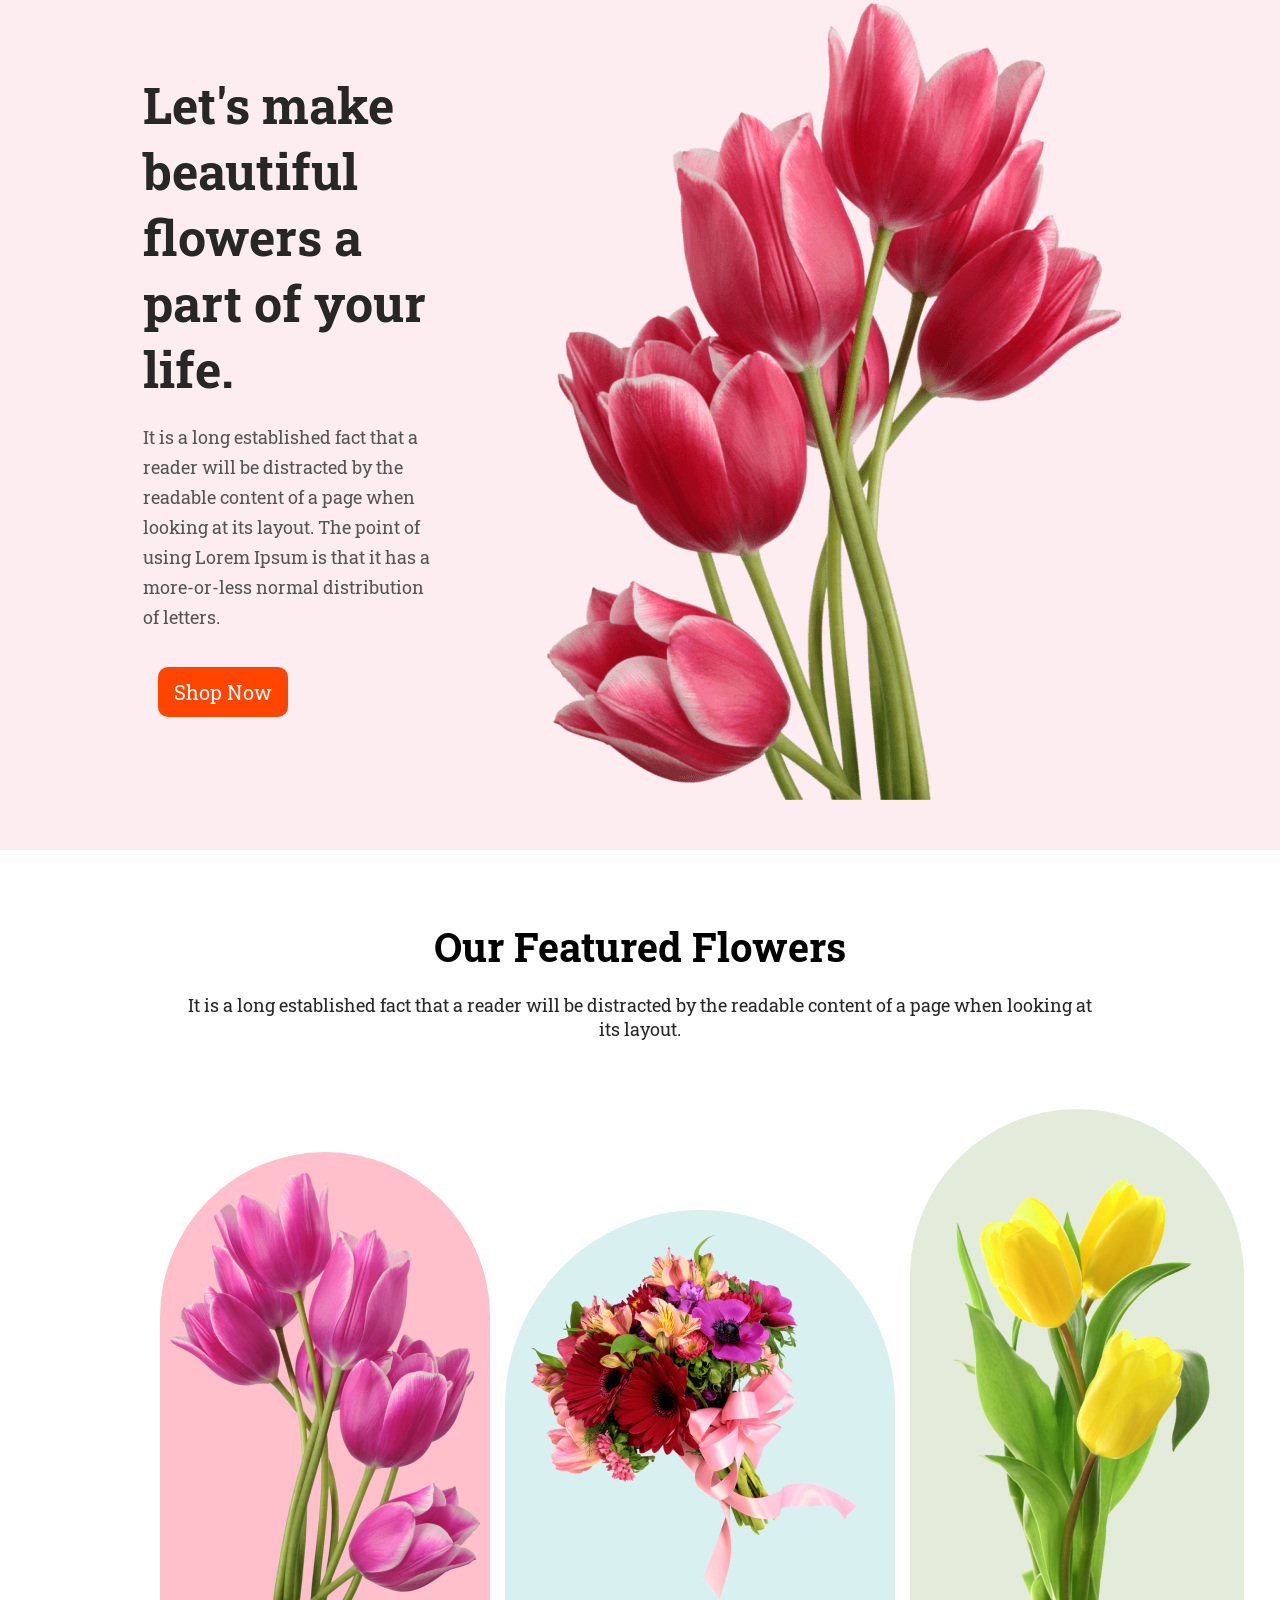
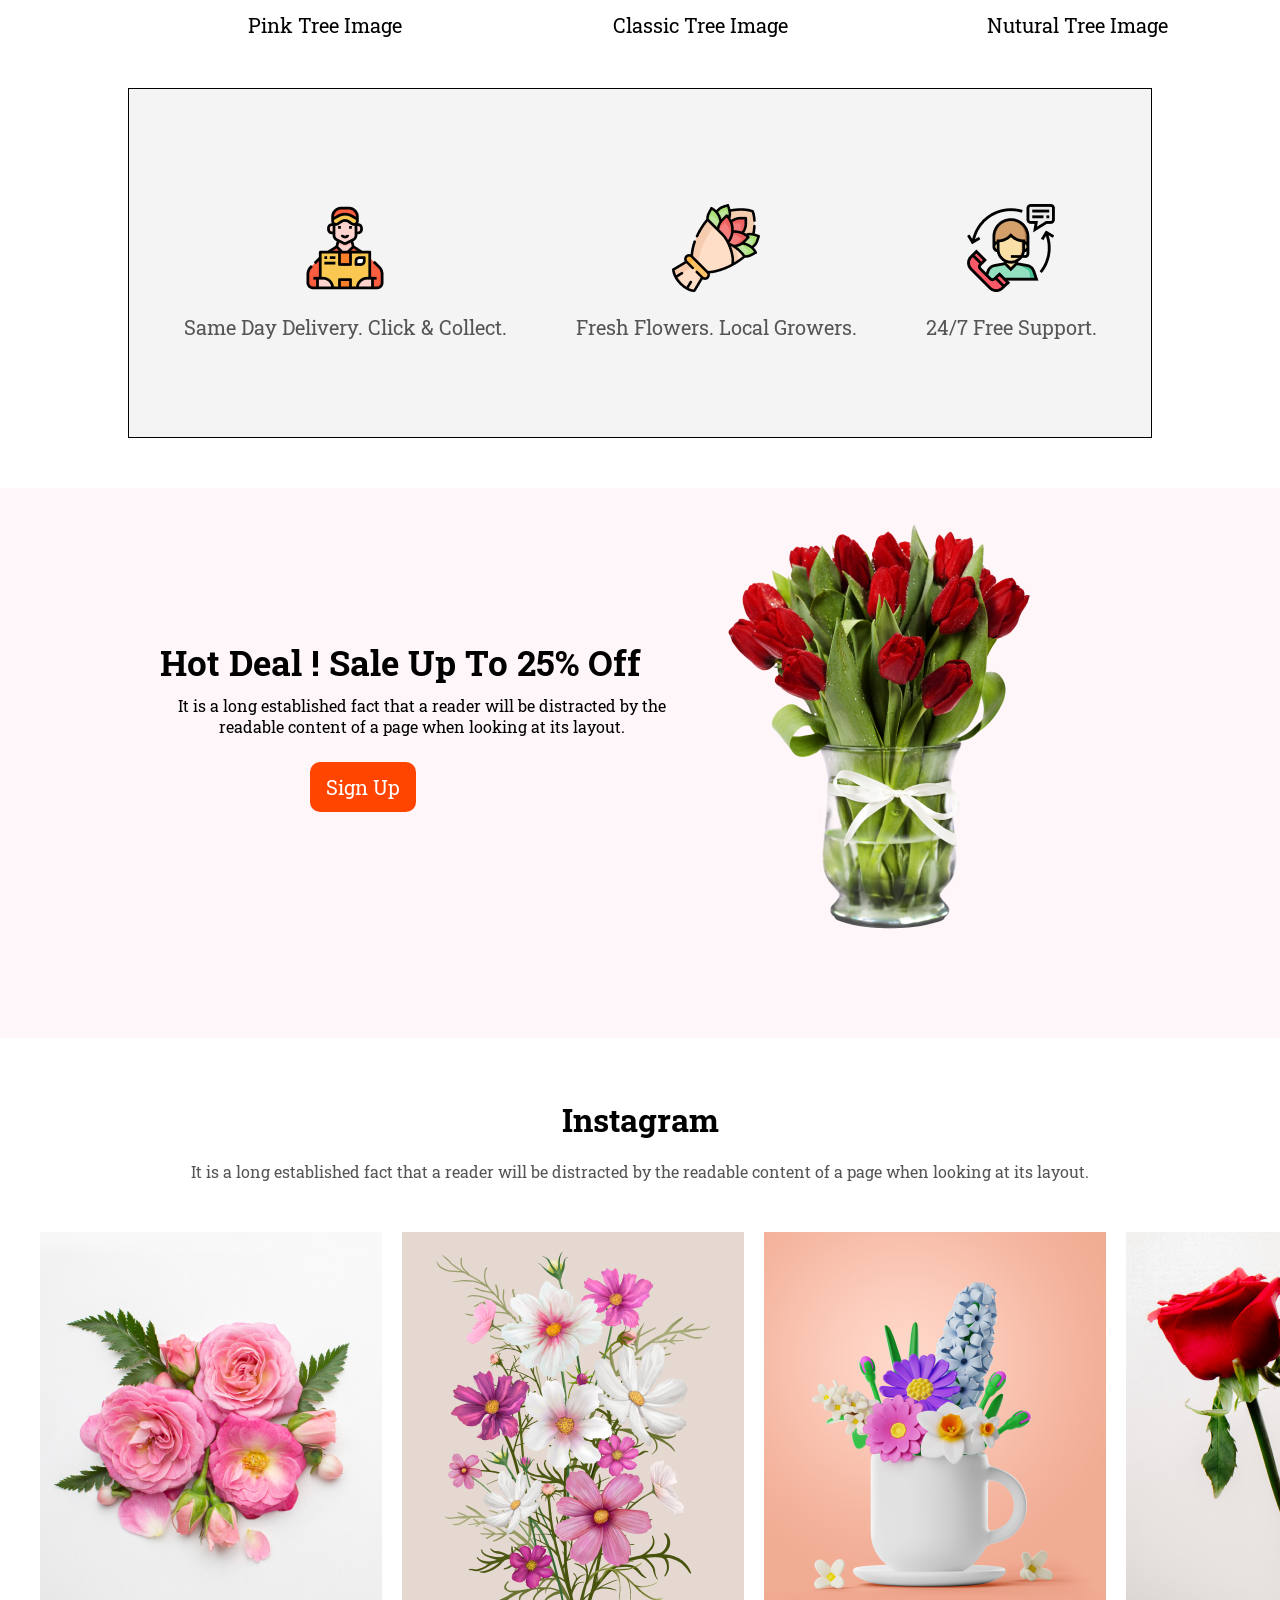
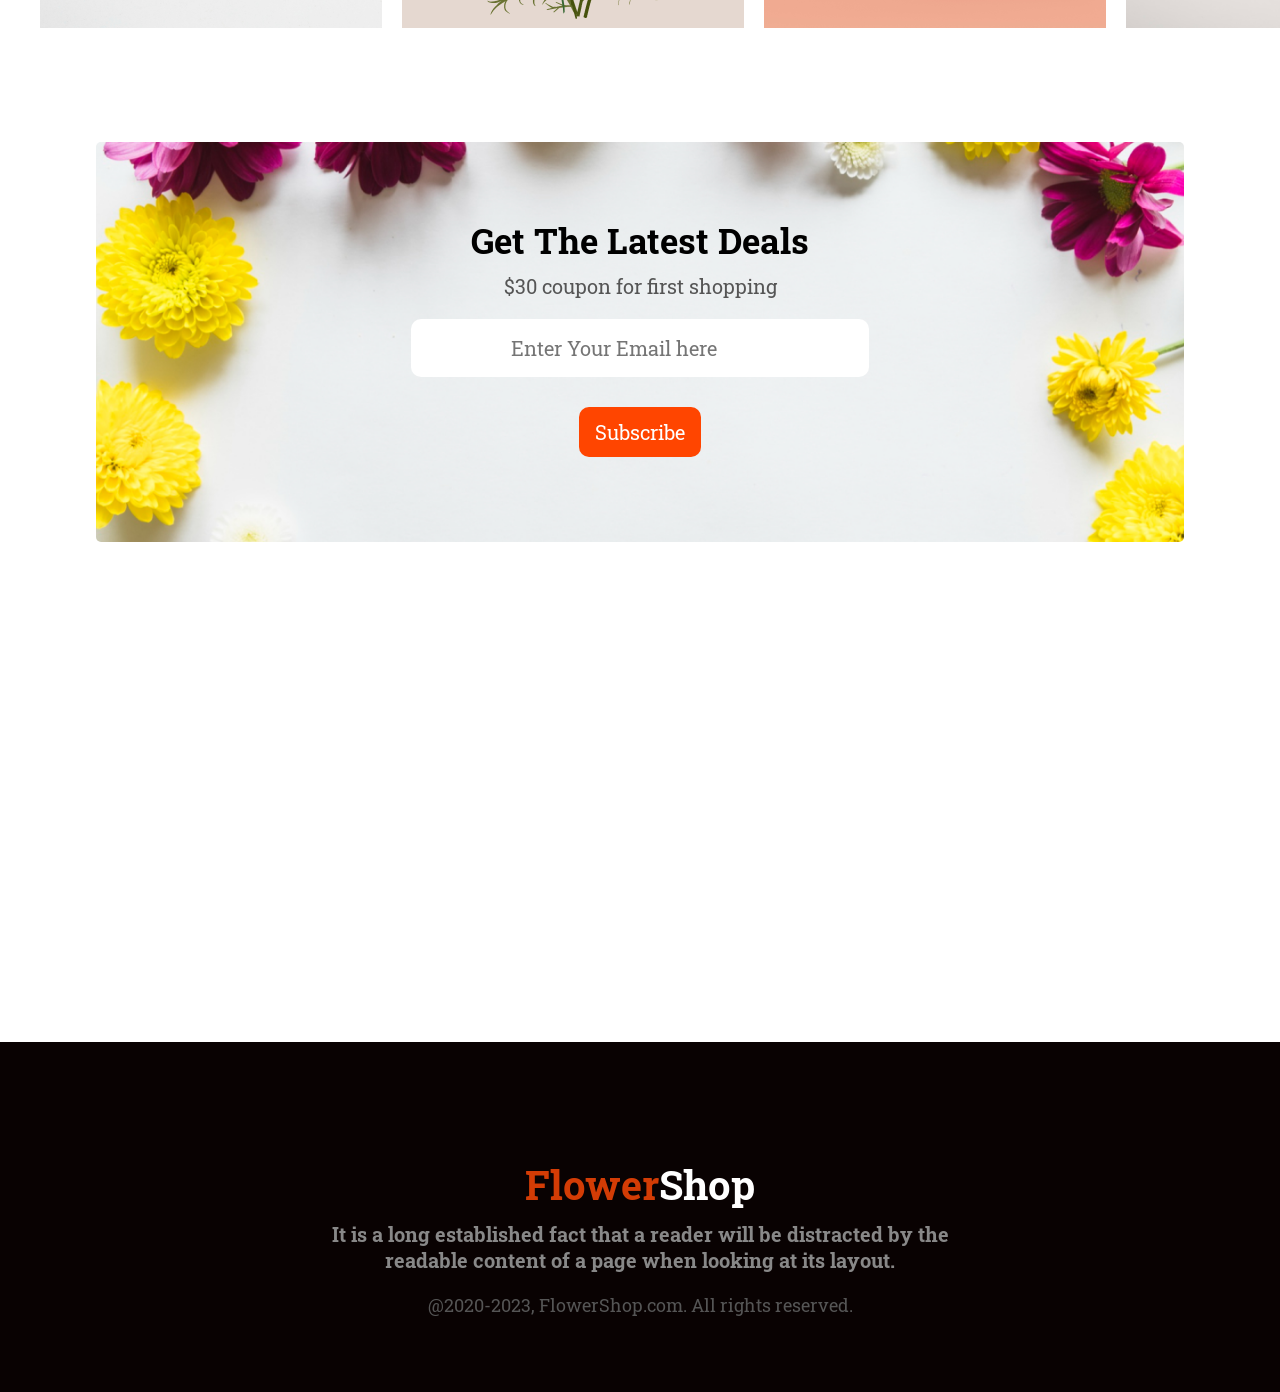
<file: index.html>
<!DOCTYPE html>
<html lang="en">
<head>
    <meta charset="UTF-8">
    <meta name="viewport" content="width=device-width, initial-scale=1.0">
    <link rel="preconnect" href="https://fonts.googleapis.com">
    <link rel="preconnect" href="https://fonts.gstatic.com" crossorigin>
    <link href="https://fonts.googleapis.com/css2?family=Roboto+Slab:wght@300;400;500;600;700;800&display=swap" rel="stylesheet">
    <title>Flower Shop</title>
    <link rel="stylesheet" href="style.css">
</head>
<body>
    <div class="header">
        <div class="content">
            <div class="header-text">
                <h1>Let's make beautiful flowers a part of your life.</h1>
                <p>It is a long established fact that a reader will be distracted by the readable content of a page when looking at its layout. The point of using Lorem Ipsum is that it has a more-or-less normal distribution of letters.</p>
                <button class="btn">Shop Now</button>
            </div>
            <div class="header-img">
                <img src="Flower Asset/pngwing 10.png">
            </div>
        </div>
    </div>

    <div class="main">
        <div class="feature">
            <div class="feature1">
                <h1>Our Featured Flowers</h1>
                <p>It is a long established fact that a reader will be distracted by the readable content of a page when looking at its layout.</p>
            </div>
            <div class="featured">
                <div class="feature-img">
                    <img src="Flower Asset/pngwing 6.png">                
                    <p>Pink Tree Image</p>
                </div>
                 
                <div class="feature-img">
                    <img style="background-color: rgba(5, 151, 160, 0.15);" src="Flower Asset/pngwing 5.png">                
                    <p>Classic Tree Image</p>
                </div>
               
                    <div class="feature-img">
                        <img style="background-color:rgba(71, 125, 17, 0.15)" src="Flower Asset/pngwing 7.png">                
                        <p>Nutural Tree Image</p>
                    </div>
            </div>
        </div>

        <div class="asidebar">
            <div class="side">
                <img src="Flower Asset/Group 57.png">
                <p>Same Day Delivery. Click & Collect.</p>
            </div>
            <div class="side">
                <img src="Flower Asset/Group 58.png">
                <p>Fresh Flowers. Local Growers.</p>
            </div>
            <div class="side">
                <img src="Flower Asset/Group 59.png">
                <p>24/7 Free Support.</p>
            </div>
        </div>

        <div class="container">
            <div class="row">
                <div class="row1">
                    <h1>Hot Deal ! Sale Up To 25% Off</h1>
                    <p>It is a long established fact that a reader will be distracted by the readable content of a page when looking at its layout.</p>
                    <button class="btn sign">Sign Up</button>
                </div>
                <div class="row2">
                    <img src="Flower Asset/pngwing 8.png">
                </div>
            </div>
        </div>

        <div class="insta">
            <div class="instagram">
                <h1>Instagram</h1>
                <p>It is a long established fact that a reader will be distracted by the readable content of a page when looking at its layout.</p>
                <div class="insta-container">
                    <div class="insta-img">
                        <img src="Flower Asset/Flower 01.png">
                    </div>
                    <div class="insta-img">
                        <img src="Flower Asset/Rectangle 4.png">
                    </div>
                    <div class="insta-img">
                        <img src="Flower Asset/Rectangle 5.png">
                    </div>
                    <div class="insta-img">
                        <img src="Flower Asset/Rectangle 6.png">
                    </div>
                </div>
            </div>
        </div>

        <div class="form">
            <div class="form-img">
               <div class="form-div">
                <h1>Get The Latest Deals</h1>
                <p>$30 coupon for first shopping</p>
                <input type="text" placeholder="Enter Your Email here">
                <button class="btn">Subscribe</button>
               </div>
            </div>
        </div>
    </div>

    <div class="footer">
        <div class="footer1">
            <h1><span style="color: rgb(211, 60, 5);">Flower</span>Shop</h1>
            <h4>It is a long established fact that a reader will be distracted by the readable content of a page when looking at its layout.</h4>
            <p>@2020-2023, FlowerShop.com. All rights reserved.</p>
        </div>
    </div>
</body>
</html>
</file>
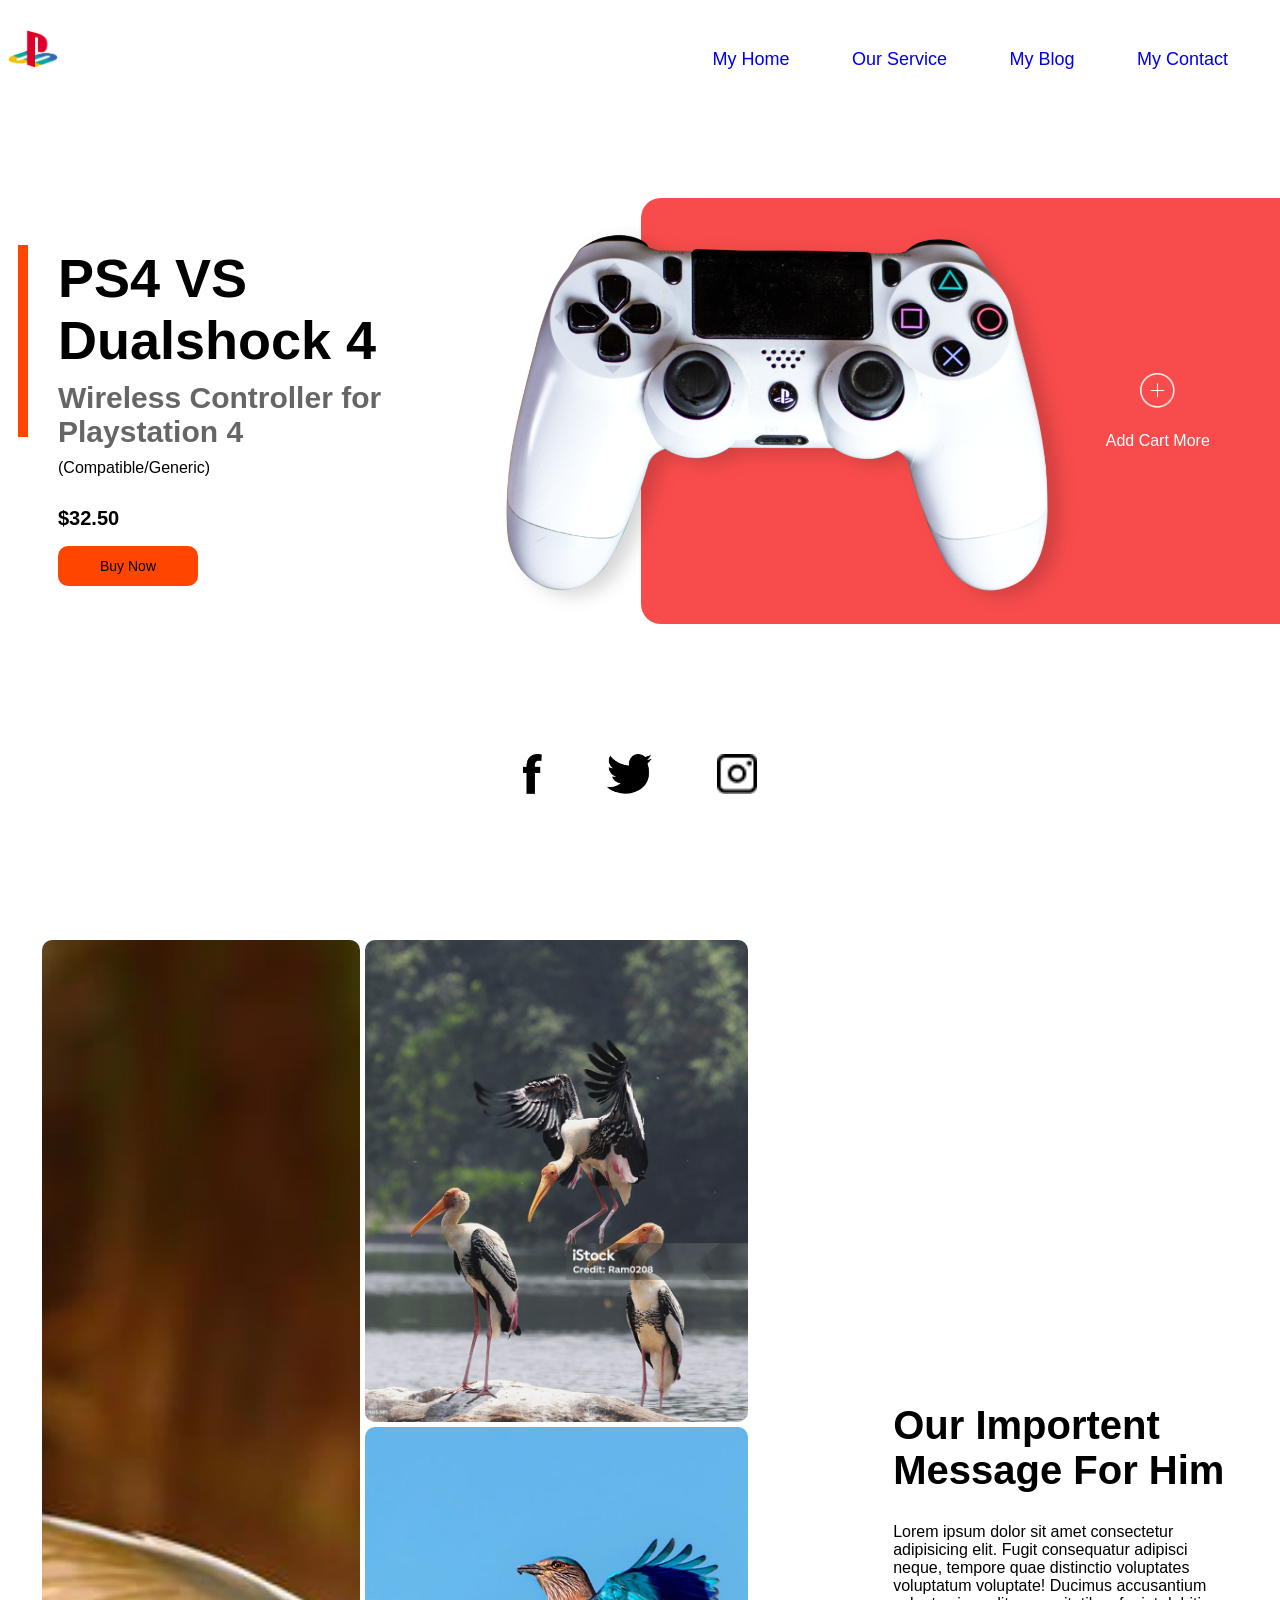
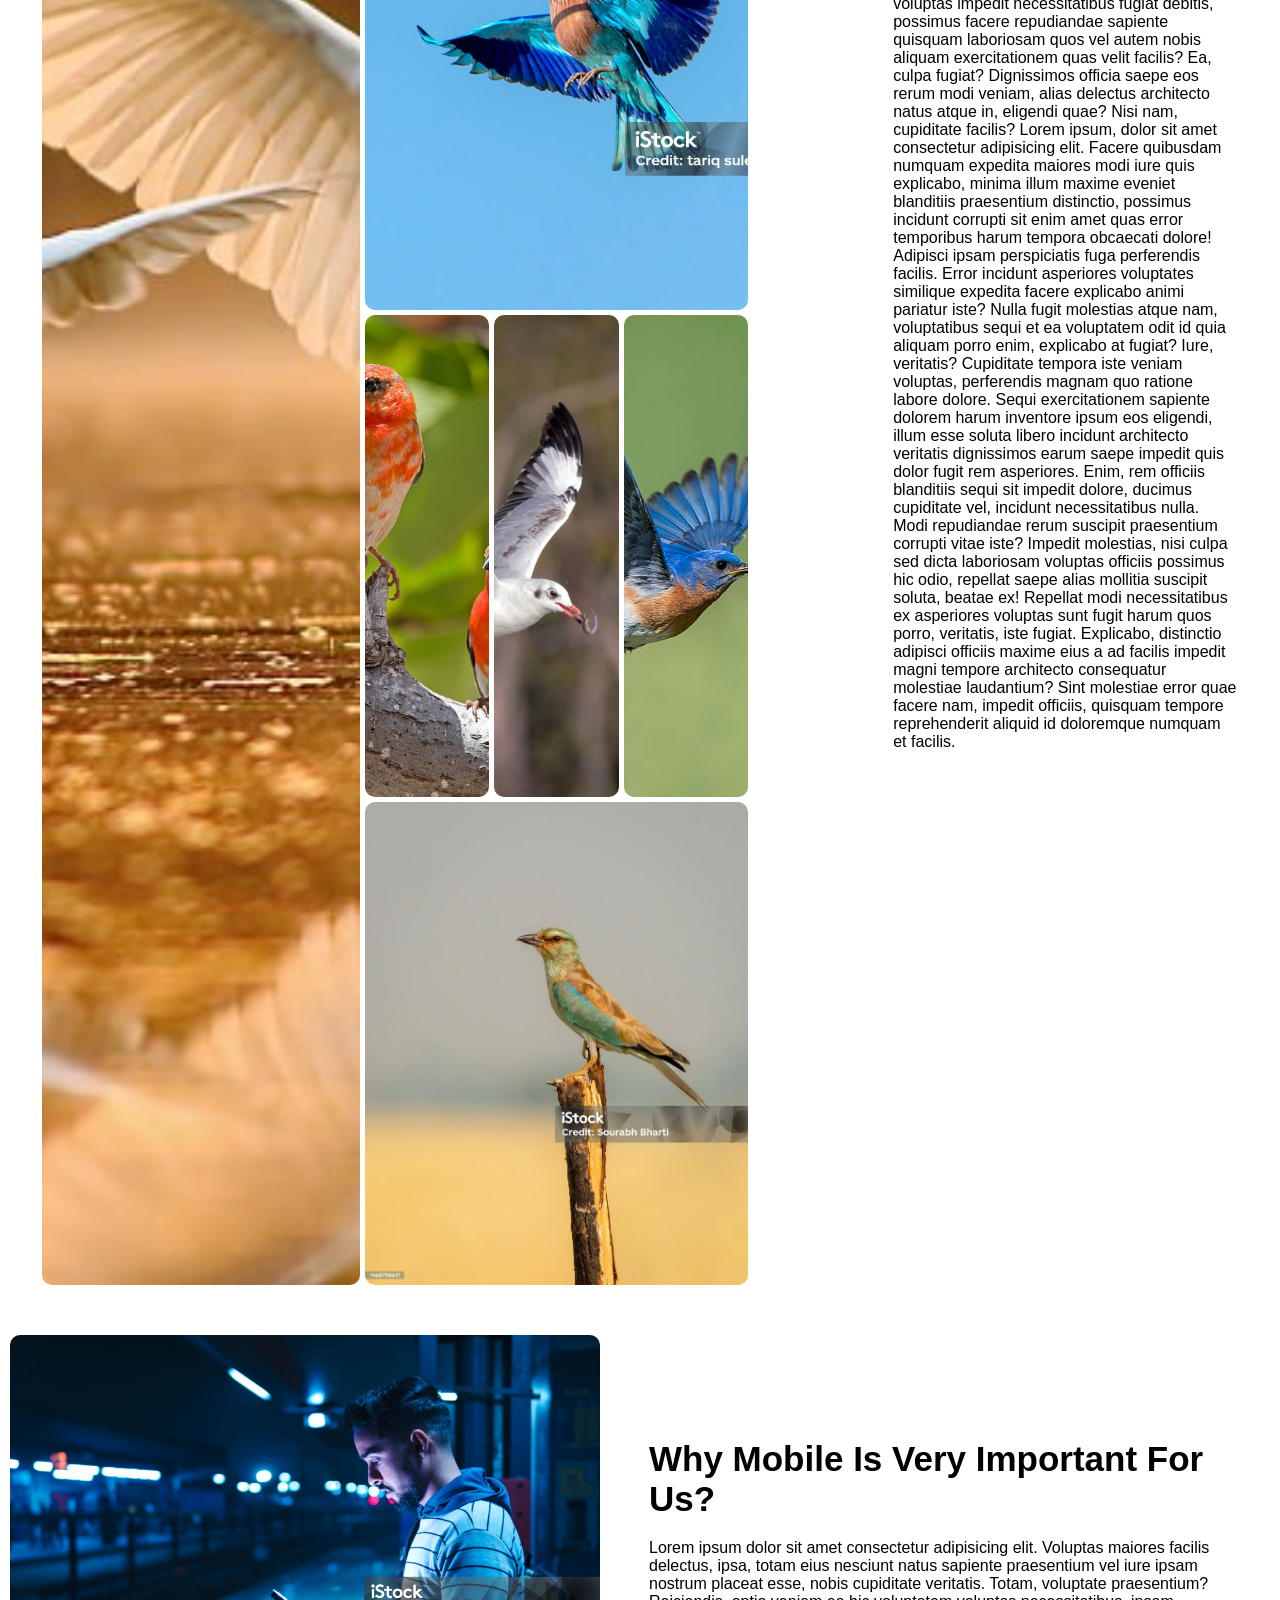
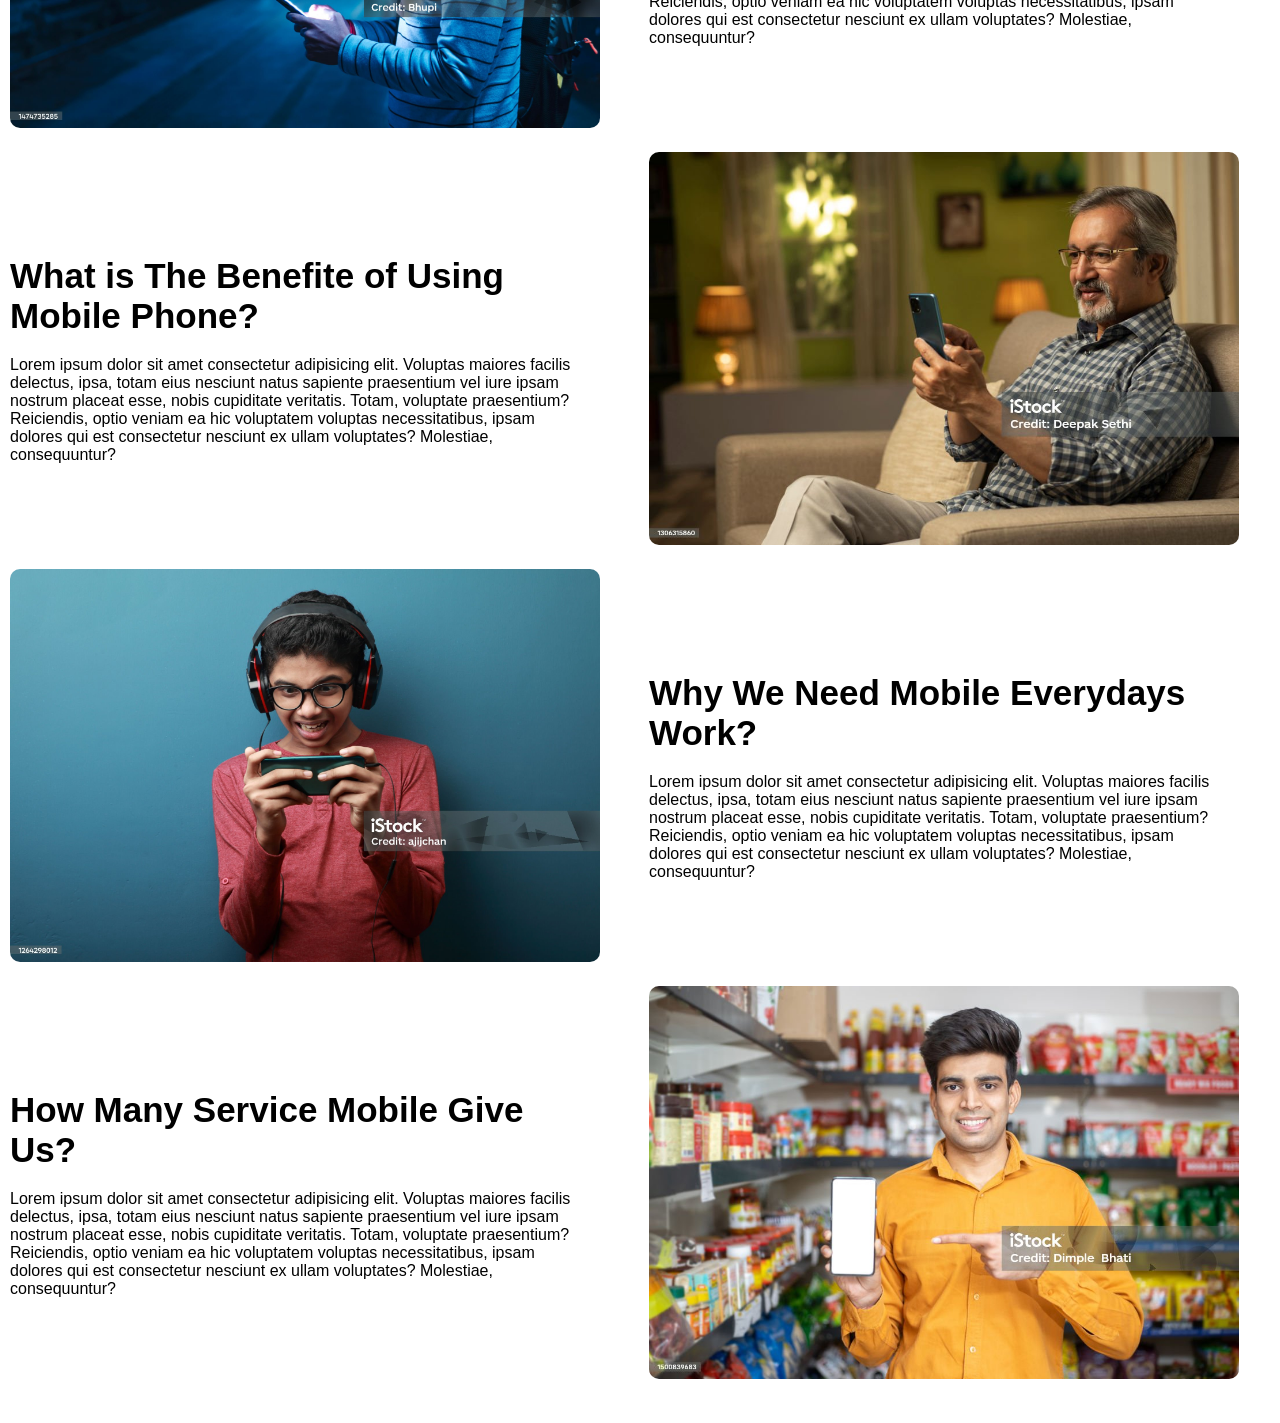
<file: OneDrive/Desktop/PROJECT-FOR PH/Milestone-02/Responsive Practice-03/index.html>
<!DOCTYPE html>
<html lang="en">
<head>
    <meta charset="UTF-8">
    <meta name="viewport" content="width=device-width, initial-scale=1.0">
    <title>Responsive Web Design 03</title>
    <link rel="stylesheet" href="style.css">
</head>
<body>
    <div class="container">
        <div class="navbar">
            <img src="images/Playstation_Img/logo.png" alt="" class="logo">
            <nav>
                <ul id="menuList">
                    <li><a href="#">My Home</a></li>
                    <li><a href="#">Our Service</a></li>
                    <li><a href="#">My Blog</a></li>
                    <li><a href="#">My Contact</a></li>
                </ul>
            </nav>
            <img src="images/Playstation_Img/menu.png" alt="" class="menu-logo" onclick="toggleMenu()">
        </div>

        <div class="row">
            <div class="col-1">
                <h1>PS4 VS <br> Dualshock 4</h1>
                <h3>Wireless Controller for Playstation 4</h3>
                <p>(Compatible/Generic)</p>
                <h4>$32.50</h4>
                <button type="button">Buy Now <img src="images/Playstation_Img/arrow.png"></button>
            </div>
            <div class="col-2">
                <img src="images/Playstation_Img/controller.png" class="controler">
                <div class="color-box"></div>
                <div class="add-btn">
                    <img src="images/Playstation_Img/add.png">
                    <p>Add Cart More</p>
                </div>
            </div>
        </div>
        <div class="nav-link">
            <img src="images/Playstation_Img/fb.png">
            <img src="images/Playstation_Img/tw.png">
            <img src="images/Playstation_Img/ig.png">
        </div>
    </div>

    <div class="section1">
        <div class="grid-section">
            <div class="grid-section1">
                <div class="grid-img1"><img src="images/Playstation_Img/bird1.jpg"></div>
                <div class="grid-img2"><img src="images/Playstation_Img/bird2.jpg"></div>
                <div class="grid-img3"><img src="images/Playstation_Img/bird3.jpg"></div>
                <div class="grid-img4"><img src="images/Playstation_Img/bird4.jpg"></div>
                <div class="grid-img5"><img src="images/Playstation_Img/bird5.jpg"></div>
                <div class="grid-img6"><img src="images/Playstation_Img/bird6.jpg"></div>
                <div class="grid-img7"><img src="images/Playstation_Img/bird7.jpg"></div>
            </div>
            <div class="grid-section2">
                <div class="grid-text">
                    <h1>Our Importent Message For Him</h1>
                    <p>Lorem ipsum dolor sit amet consectetur adipisicing elit. Fugit consequatur adipisci neque, tempore quae distinctio voluptates voluptatum voluptate! Ducimus accusantium voluptas impedit necessitatibus fugiat debitis, possimus facere repudiandae sapiente quisquam laboriosam quos vel autem nobis aliquam exercitationem quas velit facilis? Ea, culpa fugiat? Dignissimos officia saepe eos rerum modi veniam, alias delectus architecto natus atque in, eligendi quae? Nisi nam, cupiditate facilis? Lorem ipsum, dolor sit amet consectetur adipisicing elit. Facere quibusdam numquam expedita maiores modi iure quis explicabo, minima illum maxime eveniet blanditiis praesentium distinctio, possimus incidunt corrupti sit enim amet quas error temporibus harum tempora obcaecati dolore! Adipisci ipsam perspiciatis fuga perferendis facilis. Error incidunt asperiores voluptates similique expedita facere explicabo animi pariatur iste? Nulla fugit molestias atque nam, voluptatibus sequi et ea voluptatem odit id quia aliquam porro enim, explicabo at fugiat? Iure, veritatis? Cupiditate tempora iste veniam voluptas, perferendis magnam quo ratione labore dolore. Sequi exercitationem sapiente dolorem harum inventore ipsum eos eligendi, illum esse soluta libero incidunt architecto veritatis dignissimos earum saepe impedit quis dolor fugit rem asperiores. Enim, rem officiis blanditiis sequi sit impedit dolore, ducimus cupiditate vel, incidunt necessitatibus nulla. Modi repudiandae rerum suscipit praesentium corrupti vitae iste? Impedit molestias, nisi culpa sed dicta laboriosam voluptas officiis possimus hic odio, repellat saepe alias mollitia suscipit soluta, beatae ex! Repellat modi necessitatibus ex asperiores voluptas sunt fugit harum quos porro, veritatis, iste fugiat. Explicabo, distinctio adipisci officiis maxime eius a ad facilis impedit magni tempore architecto consequatur molestiae laudantium? Sint molestiae error quae facere nam, impedit officiis, quisquam tempore reprehenderit aliquid id doloremque numquam et facilis.</p>
                </div>
            </div>
        </div>
    </div>

    <div class="section2">
        <div class="section-grid">
            <div class="section-grid-img">
                <img src="images/Playstation_Img/mobile1.jpg">
            </div>
            <div class="section-grid-text">
                <h1>Why Mobile Is Very Important For Us?</h1>
                <p>Lorem ipsum dolor sit amet consectetur adipisicing elit. Voluptas maiores facilis delectus, ipsa, totam eius nesciunt natus sapiente praesentium vel iure ipsam nostrum placeat esse, nobis cupiditate veritatis. Totam, voluptate praesentium? Reiciendis, optio veniam ea hic voluptatem voluptas necessitatibus, ipsam dolores qui est consectetur nesciunt ex ullam voluptates? Molestiae, consequuntur?</p>
            </div>
        </div>
        <div class="section-grid">
            <div class="section-grid-text">
                <h1>What is The Benefite of Using Mobile Phone?</h1>
                <p>Lorem ipsum dolor sit amet consectetur adipisicing elit. Voluptas maiores facilis delectus, ipsa, totam eius nesciunt natus sapiente praesentium vel iure ipsam nostrum placeat esse, nobis cupiditate veritatis. Totam, voluptate praesentium? Reiciendis, optio veniam ea hic voluptatem voluptas necessitatibus, ipsam dolores qui est consectetur nesciunt ex ullam voluptates? Molestiae, consequuntur?</p>
            </div>
            <div class="section-grid-img">
                <img src="images/Playstation_Img/mobile2.jpg">
            </div>
        </div>
        <div class="section-grid">
            <div class="section-grid-img">
                <img src="images/Playstation_Img/mobile3.jpg">
            </div>
            <div class="section-grid-text">
                <h1>Why We Need Mobile Everydays Work?</h1>
                <p>Lorem ipsum dolor sit amet consectetur adipisicing elit. Voluptas maiores facilis delectus, ipsa, totam eius nesciunt natus sapiente praesentium vel iure ipsam nostrum placeat esse, nobis cupiditate veritatis. Totam, voluptate praesentium? Reiciendis, optio veniam ea hic voluptatem voluptas necessitatibus, ipsam dolores qui est consectetur nesciunt ex ullam voluptates? Molestiae, consequuntur?</p>
            </div>
        </div>
        <div class="section-grid">
            <div class="section-grid-text">
                <h1>How Many Service Mobile Give Us?</h1>
                <p>Lorem ipsum dolor sit amet consectetur adipisicing elit. Voluptas maiores facilis delectus, ipsa, totam eius nesciunt natus sapiente praesentium vel iure ipsam nostrum placeat esse, nobis cupiditate veritatis. Totam, voluptate praesentium? Reiciendis, optio veniam ea hic voluptatem voluptas necessitatibus, ipsam dolores qui est consectetur nesciunt ex ullam voluptates? Molestiae, consequuntur?</p>
            </div>
            <div class="section-grid-img">
                <img src="images/Playstation_Img/mobile4.jpg">
            </div>
        </div>
    </div>

    <script>
        var menuList = document.getElementById("menuList")
        menuList.style.maxHeight ="0px"

        function toggleMenu(){
            if(menuList.style.maxHeight =="0px"){
                menuList.style.maxHeight ="130px"
            }else{
                menuList.style.maxHeight ="0px"
            }
        }
    </script>
    
</body>
</html>
</file>
<file: style.css>
*{
    padding: 0;
    margin: 0;
    box-sizing: border-box;
    font-family: 'Roboto Slab', serif;
}
.header{
    height: 850px;
    max-width: 1950px;
    width: 100%;
    background-color: rgba(229, 84, 115, 0.10);
}
.content{
    width: 80%;
    display: flex;
    align-items: center;
    justify-content: space-between;
    margin: 0 auto;
    gap: 20px;
}
.header-text{
    flex: 60%;
    padding: 10px;
    margin: 20px auto;
}
.header-text h1{
    font-size: 50px;
    color: #272727;
    font-weight: 700;
    padding: 5px;
}
.header-text p{
    font-size: 18px;
    color: #555;
    line-height: 30px;
    margin: 10px 0;
    padding: 5px;
}
.btn{
    padding: 12px 16px;
    margin: 20px;
    background-color: orangered;
    color: #fff;
    font-size: 20px;
    text-align: center;
    border: 0;
    border-radius: 10px;
}
.header-img{
    margin-left: 50px;
}
.header-img img{
    text-align: end;
}

/* main start */
.feature{
    width: 75%;
    margin: 20px auto;
}
.feature1{
    text-align: center;
    margin: 30px auto;
    padding: 20px;
}
.feature1 h1{
    padding: 20px auto 10px;
    margin: 20px auto;
    font-size: 40px;
    color: black;
}
.feature1 p{
    color: #272727;
    font-size: 18px;
    margin-bottom: 10px;
}
.featured{
    display: flex;
    align-items: end;
    justify-content: space-between;
    gap: 15px;
}
.feature-img img{
    background-color: pink;
    border-radius: 300px 300px 0 0;
    padding: 20px 10px 0;
    margin: 8px auto;
    text-align: center;
}
.feature-img p{
    text-align: center;
    font-size: 20px;
}


.asidebar{
    display: flex;
    align-items: center;
    justify-content: space-around;
    width: 80%;
    height: 350px;
    border: 1px solid black;
    padding: 20px;
    margin: 50px auto;
    background-color: rgba(39, 39, 39, 0.05);
}
.side{
    text-align: center;
    margin: 0 auto;
}
.side img{
    margin: 10px 0;
    padding: 8px;
}
.side p{
    font-size: 20px;
    color: #555;
}
.container{
    background-color: rgba(229, 84, 115, 0.05);
    height: 550px;
    width: 100%;
}

.row{
    display: flex;
    align-items: center;
    justify-content: center;
    gap: 10px;
    width: 75%;
    margin: 0 auto;
}
.sign{
    margin: 20px 0 20px 150px;
}
.row1{
    flex: 50%;
}
.row1 h1{
    font-size: 35px;
    margin: 10px 0;
}
.row1 p{
    text-align: center;
    margin: 5px auto;
}
.row2{
    flex: 40%;
}
.row2 img{
    margin: 30px;
    text-align: center;
}

.instagram{
    text-align: center;
    padding: 30px 10px;
    margin: 30px auto;
}
.instagram p{
    padding: 10px;
    margin: 10px auto;
    font-size: 16px;
    color: #555;
}
.insta-container{
    display: flex;
    align-items: center;
    justify-content: space-between;
    margin: 10px 20px;
}
.insta-img{
   flex: 23%;
   margin: 30px 10px;
}
.form{
    height: 100vh;
    width: 100%;
}
.form-img{
    width: 85%;
    height: 400px;
    border: none;
    border-radius: 5px;
    padding: 10px;
    margin: 40px auto 20px;
    background-image: url("Flower Asset/Rectangle 9.png");
    background-position: center;
    background-size: cover;
    position: relative;
}
.form-div{
    text-align: center;
    position: absolute;
    top: 50%;
    left: 50%;
    transform: translate(-50%,-50%);
}
.form-div h1{
    font-size: 35px;
    color: black;
    margin: 10px 0;
}
.form-div p{
    font-size: 20px;
    color: #555;
    margin-bottom: 10px;
}
.form-div input{
    margin: 10px;
    padding: 16px 100px;
    font-size: 20px;
    color: #555;
    border: 0;
    border-radius: 10px;
    text-align: left;
    outline: none;
}

/* footer */

.footer{
    width: 100%;
    height: 350px;
    background: #090202;
    position: relative;
}
.footer1{
    padding: 10px;
    margin: 20px auto;
    text-align: center;
    position: absolute;
    top: 50%;
    left: 50%;
    transform: translate(-50%,-50%);
}
.footer1 h1{
    color: #fff;
    font-size: 40px;
    margin-bottom: 10px;
}
.footer1 h4{
    color: #888;
    font-size: 20px;
    margin: 10px 0;
}
.footer1 p{
    color: #555;
    font-size: 18px;
    margin-top: 20px;
}
</file>
<file: OneDrive/Desktop/PROJECT-FOR PH/Milestone-02/Responsive Practice-03/style.css>
*{
    padding: 0;
    margin: 0;
    box-sizing: border-box;
    font-family: sans-serif;
}
.container{
    width: 100%;
    min-height: 100vh;
    padding: 0 8px;
    overflow: hidden;
}
.navbar{
    width: 100%;
    display: flex;
    align-items: center;
}
.logo{
    width: 50px;
    cursor: pointer;
    margin: 30px 0;
}
.menu-logo{
    width: 25px;
    cursor: pointer;
    display: none;
}
nav{
    flex: 1;
    text-align: right;
}
nav ul li{
    display: inline-block;
    list-style-type: none;
    margin-right: 30px;
}
nav ul li a{
    text-decoration: none;
    font-size: 18px;
    cursor: pointer;
    padding: 12px 14px;
    border-radius: 10px;
}
nav ul li a:hover{
    background-color: #999;
    color: #000; 
}
.row{
    display: flex;
    align-items: center;
    justify-content: space-between;
    margin: 100px 0;
}
.col-1{
    flex: 48%;
    position: relative;
    margin-left: 50px;
}
.col-1 h1{
    font-size: 54px;
    margin: 10px 0;
}
.col-1 h3{
    font-size: 30px;
    color: #666;
    margin: 10px 0;
}
.col-1 p{
    font-size: 16px;
    margin-bottom: 30px;
}
.col-1 h4{
    font-size: 20px;
    margin: 16px 0;
}
button{
    width: 140px;
    padding: 12px 16px;
    font-size: 14px;
    background-color: orangered;
    border: 0;
    border-radius: 10px;
    transition: width 0.5s;
}
button img{
    width: 30px;
    display: none;
}
button:hover img{
    display: block;
}
button:hover{
    display: flex;
    align-items: center;
    justify-content: space-between;
    width: 160px;
}
.col-1::after{
    content: "";
    background-color: orangered;
    position: absolute;
    top: 8px;
    left: -40px;
    width: 10px;
    height: 55%;
}
.col-2{
    display: flex;
    align-items: center;
    position: relative;
}
.col-2 img{
    width: 80%;
}
.color-box{
    width: 80%;
    height: 100%;
    position: absolute;
    top: 0;
    left: 0;
    background-color: #f84c4c;
    transform: translate(200px);
    z-index: -1;
    border-radius: 20px 0 0 20px;
}
.add-btn{
    text-align: center;
    cursor: pointer;
    color: #fff;
}
.add-btn img{
    width: 35px;
    margin-bottom: 20px;
}
.nav-link img{
    height: 40px;
    cursor: pointer;
    margin: 30px;
}
.nav-link{
    text-align: center;
}

.section1{
    width: 100%;
    margin: 30px auto;
}
.grid-section{
    width: 95%;
    margin: 0 auto;
    display: flex;
    align-items: center;
    justify-content: space-between;
}
.grid-section1{
    width: 65%;
    padding: 10px;
    display: grid;
    grid-template-columns: repeat(12,1fr);
    grid-template-rows: repeat(4,1fr);
    gap: 5px;
}
.grid-img1{
    grid-column: 1/span 5;
    grid-row: 1/span 4;
}
.grid-img2{
    grid-column: 6/span 6;
    grid-row: 1/span 1;
}
.grid-img3{
    grid-column: 6/span 6;
    grid-row: 2/span 1;
}
.grid-img4{
    grid-column: 6/span 2;
    grid-row: 3/span 1;
}
.grid-img5{
    grid-column: 8/span 2;
    grid-row: 3/span 1;
}
.grid-img6{
    grid-column: 10/span 2;
    grid-row: 3/span 1;
}
.grid-img7{
    grid-column: 6/span 6;
    grid-row: 4/span 1;
}
.grid-section1 img{
    height: 100%;
    width: 100%;
    border-radius: 10px;
    object-fit: cover;
}
.grid-section2{
    width: 30%;
    padding: 10px;
}
.grid-text{
    margin: 30px 0 100px;
}
.grid-text h1{
    font-size: 40px;
    margin: 30px 0;
}

.section2{
    width: 100%;
    margin: 40px auto;
}
.section-grid{
    display: flex;
    align-items: center;
    justify-content: space-between;
    width: 96%;
    margin-top: 20px;
}
.section-grid-img{
    width: 48%;
}
.section-grid-img img{
    width: 100%;
    object-fit: cover;
    border-radius: 10px;
    margin-left: 10px;
}
.section-grid-text{
    width: 48%;
    padding: 10px;
}
.section-grid-text h1{
    margin: 20px 0;
    font-size: 35px;
}

/* responsive for mobile device */

@media screen and (max-width: 576px){
    nav ul{
        width: 100%;
        background-color: #f84c4c;
        position: absolute;
        top: 75px;
        right: 0;
        z-index: 2;
    }
    nav ul li{
        display: block;
        margin: 10px 0;
    }
    nav ul li a{
        color: #fff;
        font-size: 14px;
    }
    .menu-logo{
        display: block;
    }
    #menuList{
        overflow: hidden;
        transition: 0.5s;
    }
    .row{
        flex-direction: column-reverse;
        margin: 70px 0;
    }
    .col-2{
        width: 100%;
    }
    .color-box{
        transform: translateX(175px);
    }
    .col-1{
        flex: 100%;
    }
    .col-1 h1{
        font-size: 35px;
    }
    .col-1 h3{
        font-size: 20px;
    }
    .grid-section{
        flex-direction: column;
        width: 100%;
    }
    .grid-section1,.grid-section2{
        width: 100%;
    }
    .grid-section1{
        grid-template-columns: repeat(3,1fr);
        grid-template-rows: repeat(5,1fr);
    }

    .grid-img1{
        grid-column: 1/span 3;
        grid-row: 1/span 1;
    }
    .grid-img2{
        grid-column: 1/span 3;
        grid-row: 2/span 1;
    }
    .grid-img3{
        grid-column: 1/span 3;
        grid-row: 3/span 1;
    }
    .grid-img4{
        grid-column: 1/span 1;
        grid-row: 4/span 1;
    }
    .grid-img5{
        grid-column: 2/span 1;
        grid-row: 4/span 1;
    }
    .grid-img6{
        grid-column: 3/span 1;
        grid-row: 4/span 1;
    }
    .grid-img7{
        grid-column: 1/span 3;
        grid-row: 5/span 1;
    }
    .section-grid{
        flex-direction: column;
    }
    .section-grid-img,.section-grid-text{
        width: 100%;
    }
    .section-grid:nth-child(2), .section-grid:nth-child(4){
        flex-direction: column-reverse;
    }
    
}
</file>
